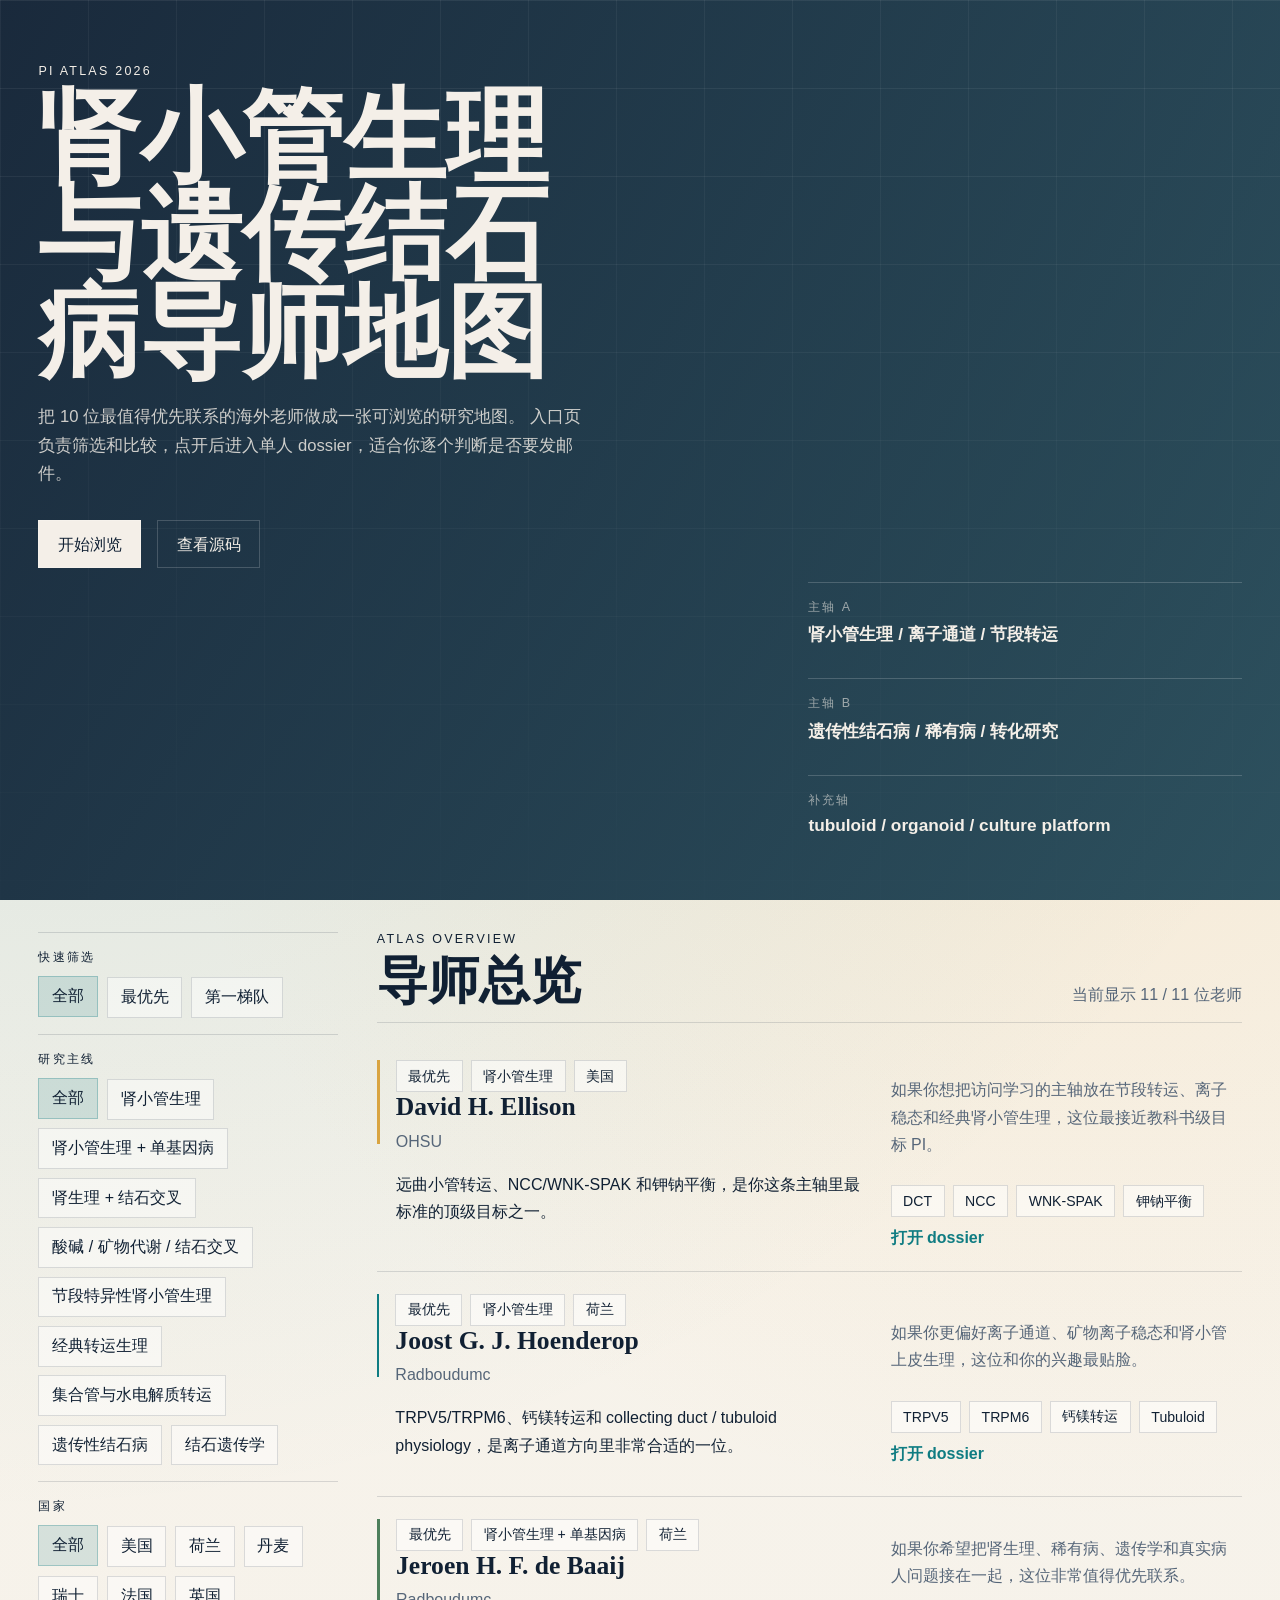
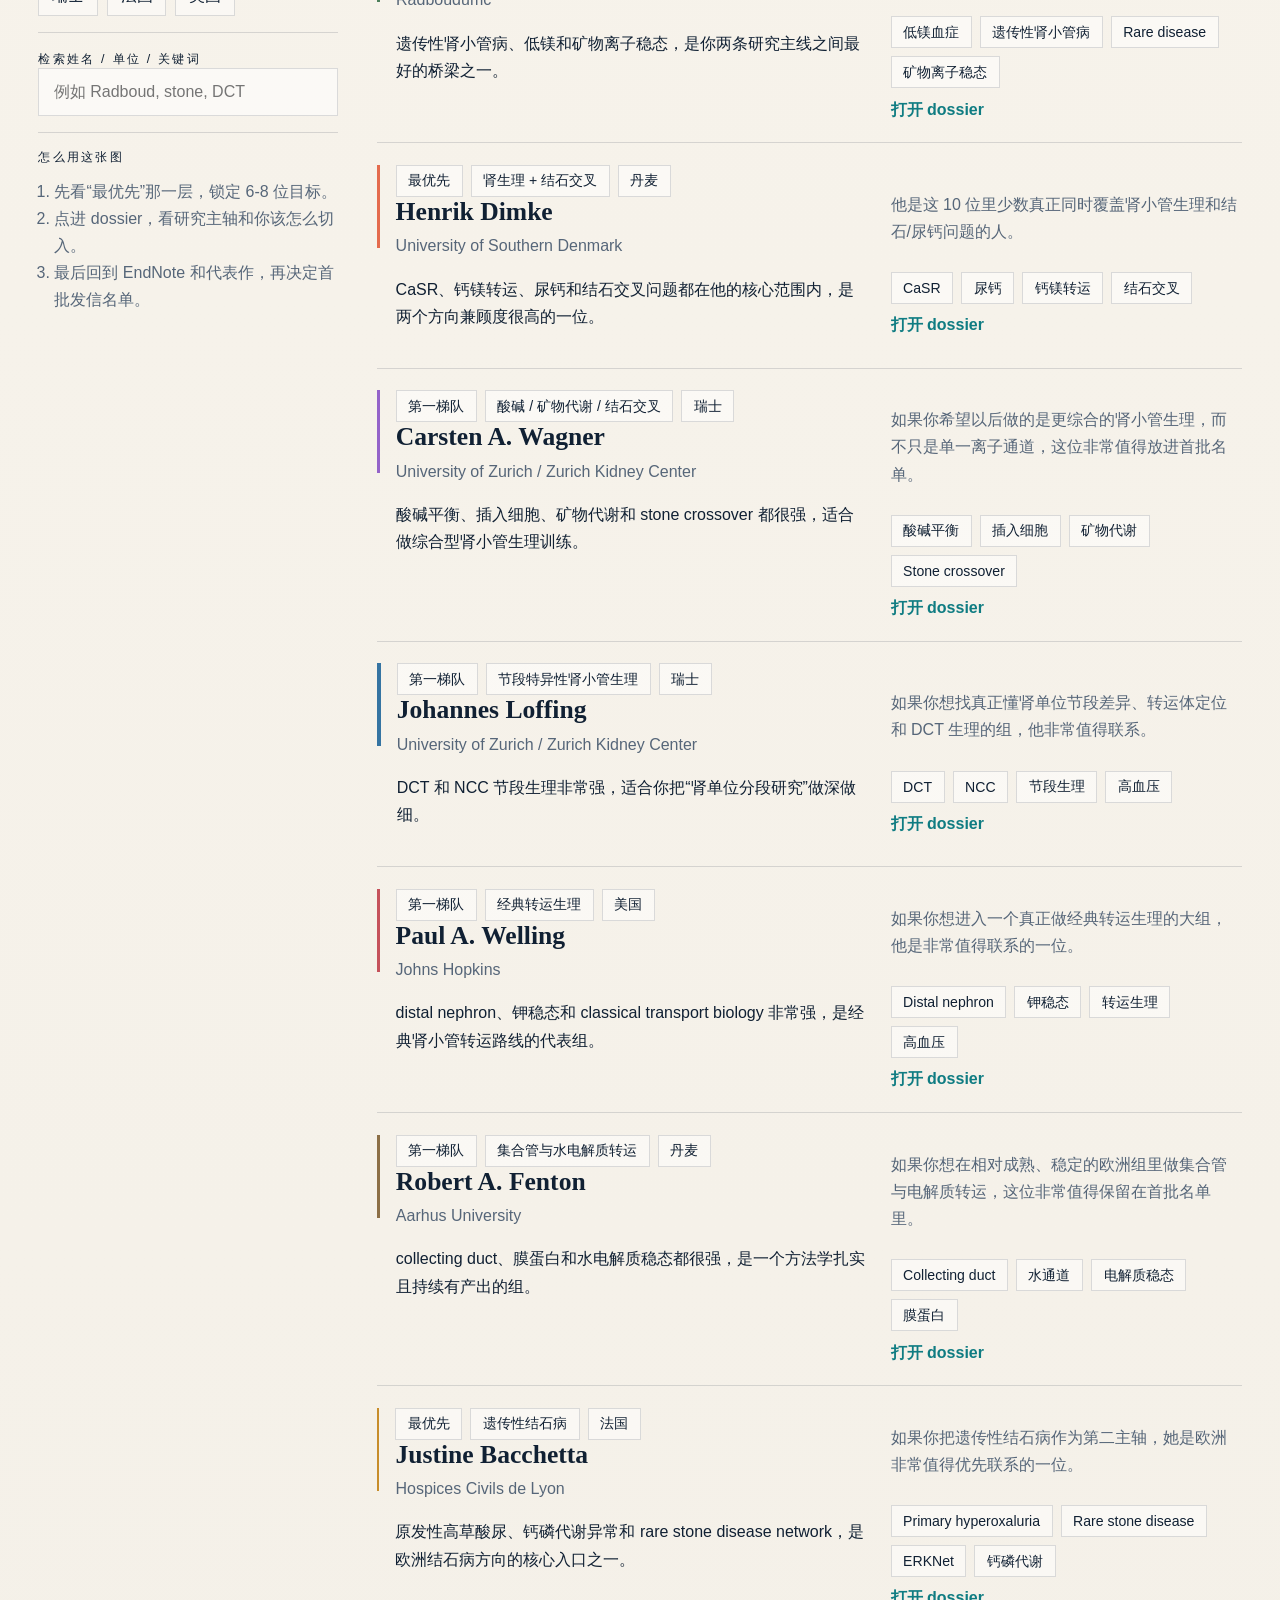
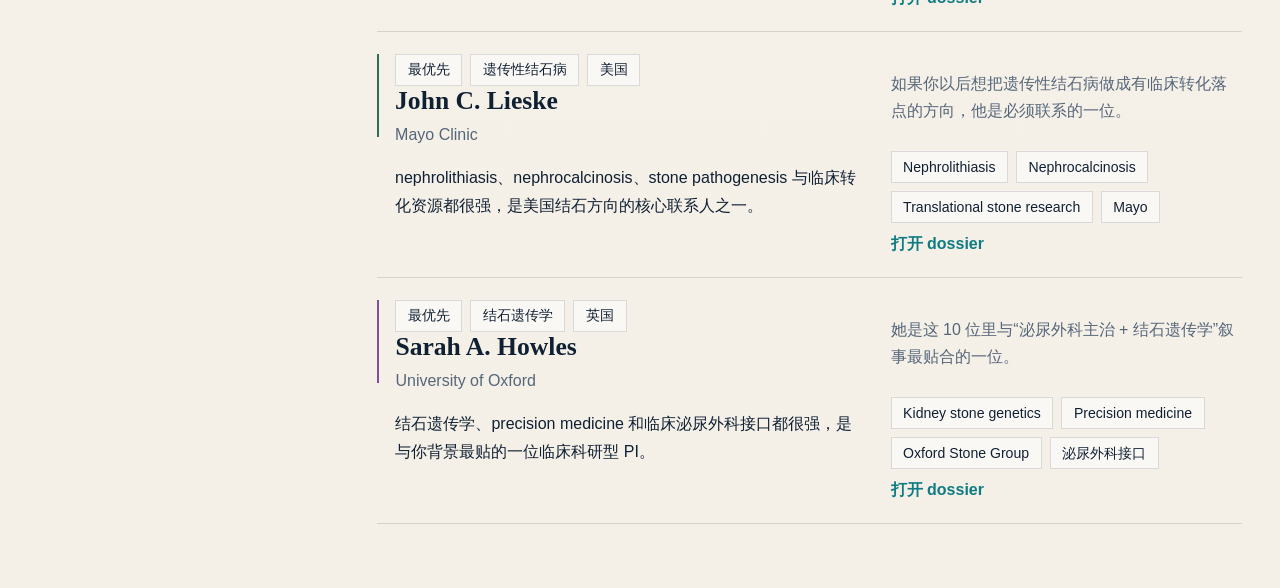
<file: index.html>
<!doctype html>
<html lang="zh-CN">
<head>
  <meta charset="utf-8">
  <meta name="viewport" content="width=device-width, initial-scale=1">
  <title>PI Atlas 2026</title>
  <meta name="description" content="面向肾小管生理与遗传性结石病方向的海外 PI 浏览站。">
  <link rel="stylesheet" href="styles.css">
</head>
<body class="atlas-page">
  <div class="page-shell">
    <header class="hero">
      <div class="hero-grid"></div>
      <div class="hero-copy">
        <p class="eyebrow">PI Atlas 2026</p>
        <h1>肾小管生理与遗传结石病导师地图</h1>
        <p class="hero-text">
          把 10 位最值得优先联系的海外老师做成一张可浏览的研究地图。
          入口页负责筛选和比较，点开后进入单人 dossier，适合你逐个判断是否要发邮件。
        </p>
        <div class="hero-actions">
          <a class="button button-primary" href="#atlas-list">开始浏览</a>
          <a class="button button-secondary" href="https://github.com/hi-fei-cool/zhaogaga">查看源码</a>
        </div>
      </div>
      <div class="hero-side">
        <div class="hero-note">
          <span>主轴 A</span>
          <strong>肾小管生理 / 离子通道 / 节段转运</strong>
        </div>
        <div class="hero-note">
          <span>主轴 B</span>
          <strong>遗传性结石病 / 稀有病 / 转化研究</strong>
        </div>
        <div class="hero-note">
          <span>补充轴</span>
          <strong>tubuloid / organoid / culture platform</strong>
        </div>
      </div>
    </header>

    <main class="atlas-main" id="atlas-list">
      <aside class="atlas-sidebar">
        <div class="sidebar-block">
          <p class="sidebar-label">快速筛选</p>
          <div class="filter-group" id="priority-filters"></div>
        </div>
        <div class="sidebar-block">
          <p class="sidebar-label">研究主线</p>
          <div class="filter-group" id="track-filters"></div>
        </div>
        <div class="sidebar-block">
          <p class="sidebar-label">国家</p>
          <div class="filter-group" id="country-filters"></div>
        </div>
        <div class="sidebar-block">
          <label class="sidebar-label" for="search-box">检索姓名 / 单位 / 关键词</label>
          <input id="search-box" class="search-box" type="search" placeholder="例如 Radboud, stone, DCT">
        </div>
        <div class="sidebar-block sidebar-guide">
          <p class="sidebar-label">怎么用这张图</p>
          <ol>
            <li>先看“最优先”那一层，锁定 6-8 位目标。</li>
            <li>点进 dossier，看研究主轴和你该怎么切入。</li>
            <li>最后回到 EndNote 和代表作，再决定首批发信名单。</li>
          </ol>
        </div>
      </aside>

      <section class="atlas-content">
        <div class="content-header">
          <div>
            <p class="eyebrow">Atlas Overview</p>
            <h2>导师总览</h2>
          </div>
          <p class="result-count" id="result-count">正在载入…</p>
        </div>
        <div class="atlas-rows" id="atlas-rows"></div>
      </section>
    </main>
  </div>

  <script src="data.js"></script>
  <script src="app.js"></script>
</body>
</html>
</file>
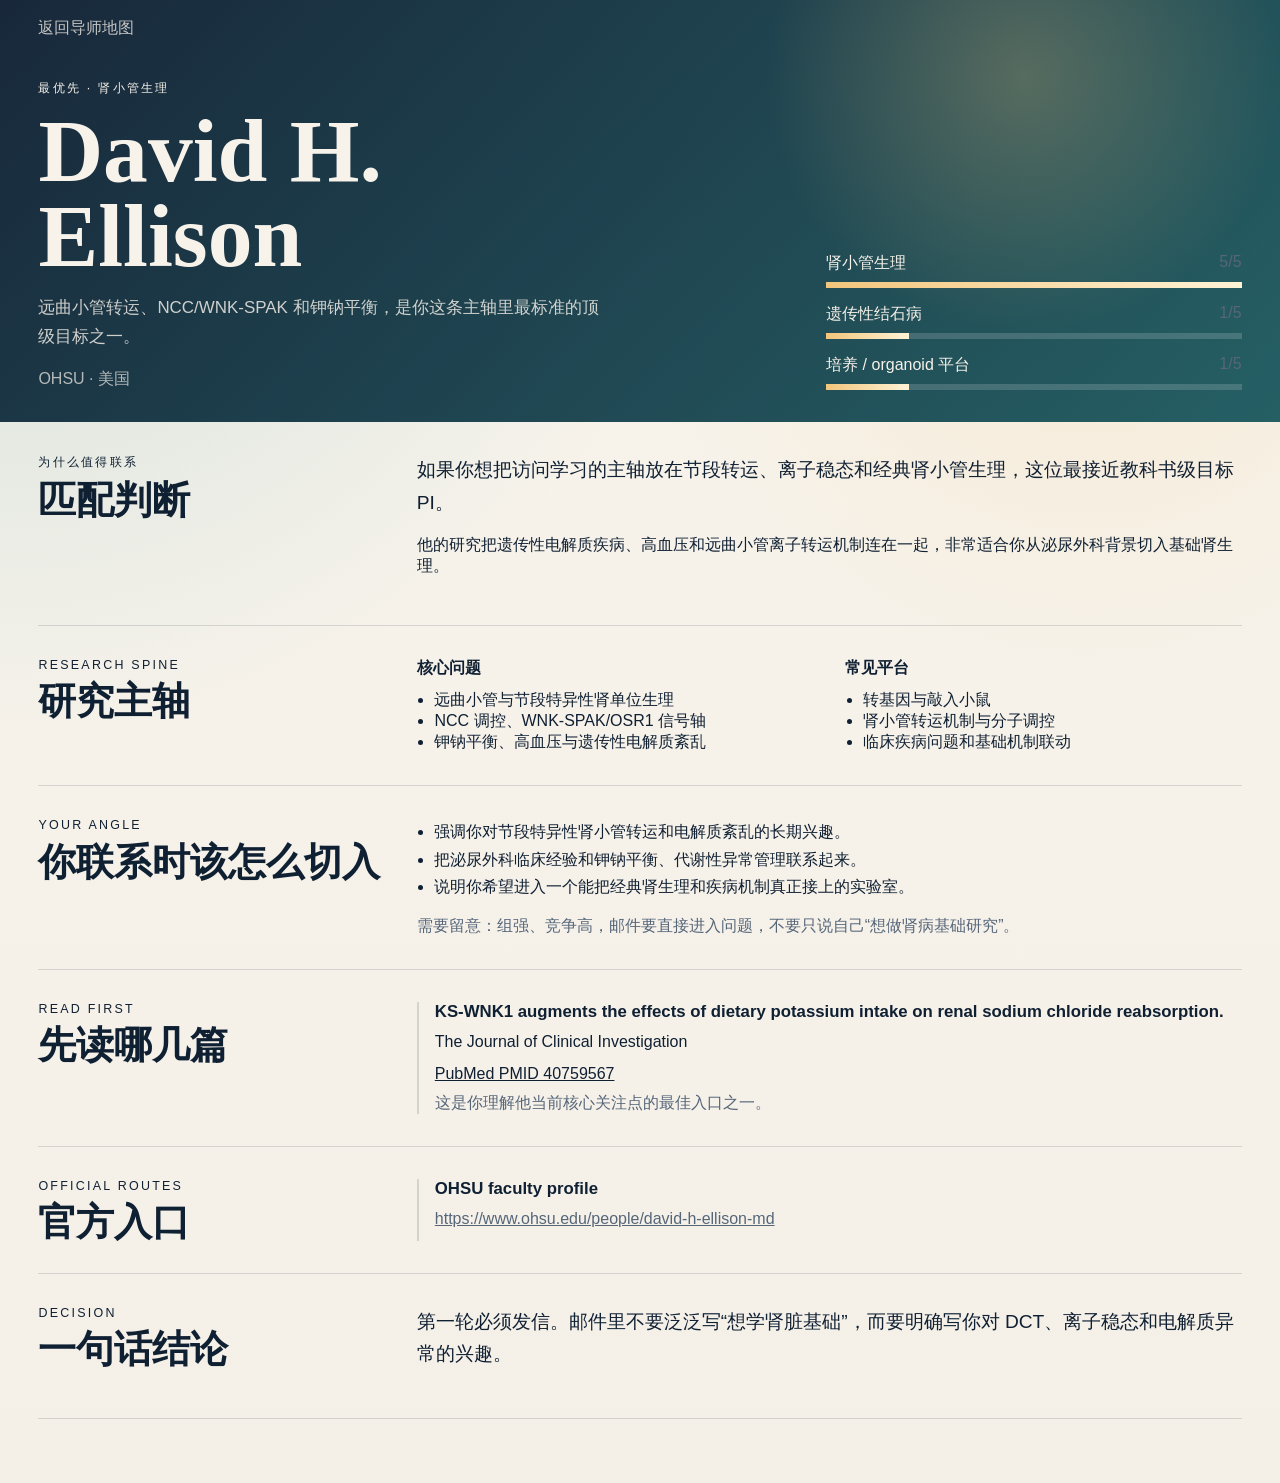
<file: profile.html>
<!doctype html>
<html lang="zh-CN">
<head>
  <meta charset="utf-8">
  <meta name="viewport" content="width=device-width, initial-scale=1">
  <title>PI Dossier</title>
  <meta name="description" content="海外 PI 详细介绍页。">
  <link rel="stylesheet" href="styles.css">
</head>
<body class="profile-page">
  <div class="profile-shell" id="profile-shell">
    <header class="profile-hero" id="profile-hero">
      <a class="back-link" href="index.html">返回导师地图</a>
      <div class="profile-hero-copy">
        <p class="eyebrow" id="profile-track"></p>
        <h1 id="profile-name">PI dossier</h1>
        <p class="profile-headline" id="profile-headline"></p>
        <div class="meta-line" id="profile-meta"></div>
      </div>
      <div class="fit-panel" id="fit-panel"></div>
    </header>

    <main class="profile-main">
      <section class="profile-section two-column">
        <div>
          <p class="section-kicker">为什么值得联系</p>
          <h2>匹配判断</h2>
        </div>
        <div>
          <p class="lead" id="profile-fit-summary"></p>
          <p id="profile-fit-detail"></p>
        </div>
      </section>

      <section class="profile-section two-column">
        <div>
          <p class="section-kicker">Research Spine</p>
          <h2>研究主轴</h2>
        </div>
        <div class="bullet-columns">
          <div>
            <h3>核心问题</h3>
            <ul id="focus-list"></ul>
          </div>
          <div>
            <h3>常见平台</h3>
            <ul id="methods-list"></ul>
          </div>
        </div>
      </section>

      <section class="profile-section two-column">
        <div>
          <p class="section-kicker">Your Angle</p>
          <h2>你联系时该怎么切入</h2>
        </div>
        <div>
          <ul class="angle-list" id="angle-list"></ul>
          <p class="caution" id="profile-caution"></p>
        </div>
      </section>

      <section class="profile-section two-column">
        <div>
          <p class="section-kicker">Read First</p>
          <h2>先读哪几篇</h2>
        </div>
        <div class="paper-list" id="paper-list"></div>
      </section>

      <section class="profile-section two-column">
        <div>
          <p class="section-kicker">Official Routes</p>
          <h2>官方入口</h2>
        </div>
        <div class="links-list" id="links-list"></div>
      </section>

      <section class="profile-section two-column">
        <div>
          <p class="section-kicker">Decision</p>
          <h2>一句话结论</h2>
        </div>
        <div>
          <p class="lead" id="profile-decision"></p>
        </div>
      </section>
    </main>
  </div>

  <script src="data.js"></script>
  <script src="profile.js"></script>
</body>
</html>
</file>
<file: styles.css>
:root {
  --bg: #f4f0e8;
  --bg-deep: #122235;
  --ink: #102033;
  --muted: #566679;
  --line: rgba(16, 32, 51, 0.14);
  --soft: rgba(255, 255, 255, 0.72);
  --warm: #f2c57c;
  --accent: #0f7c82;
  --accent-soft: rgba(15, 124, 130, 0.14);
  --serif: "Iowan Old Style", "Palatino Linotype", "Book Antiqua", Georgia, serif;
  --sans: "Avenir Next", "Segoe UI", "PingFang SC", "Noto Sans SC", sans-serif;
}

* {
  box-sizing: border-box;
}

html {
  scroll-behavior: smooth;
}

body {
  margin: 0;
  font-family: var(--sans);
  color: var(--ink);
  background:
    radial-gradient(circle at top left, rgba(15, 124, 130, 0.18), transparent 38%),
    radial-gradient(circle at 85% 15%, rgba(242, 197, 124, 0.22), transparent 28%),
    linear-gradient(180deg, #f8f4ec 0%, var(--bg) 100%);
}

a {
  color: inherit;
}

.atlas-page .page-shell,
.profile-page .profile-shell {
  min-height: 100vh;
}

.hero,
.profile-hero {
  position: relative;
  overflow: hidden;
}

.hero {
  display: grid;
  grid-template-columns: minmax(0, 1.5fr) minmax(300px, 0.9fr);
  gap: 3rem;
  min-height: 100svh;
  padding: 4rem clamp(1.25rem, 3vw, 3rem) 3rem;
  background:
    linear-gradient(120deg, rgba(18, 34, 53, 0.96), rgba(17, 59, 77, 0.88)),
    linear-gradient(180deg, rgba(255, 255, 255, 0.05), rgba(255, 255, 255, 0));
  color: #f4efe8;
}

.hero-grid {
  position: absolute;
  inset: 0;
  background:
    linear-gradient(rgba(255, 255, 255, 0.08) 1px, transparent 1px),
    linear-gradient(90deg, rgba(255, 255, 255, 0.06) 1px, transparent 1px);
  background-size: 88px 88px;
  mask-image: linear-gradient(180deg, rgba(0, 0, 0, 0.9), rgba(0, 0, 0, 0.1));
  pointer-events: none;
}

.hero-copy,
.hero-side,
.profile-hero-copy,
.fit-panel {
  position: relative;
  z-index: 1;
}

.eyebrow,
.section-kicker,
.sidebar-label {
  margin: 0 0 0.7rem;
  font-size: 0.78rem;
  letter-spacing: 0.18em;
  text-transform: uppercase;
}

.hero h1,
.profile-hero h1,
.content-header h2,
.profile-section h2 {
  margin: 0;
  font-family: var(--serif);
  line-height: 0.95;
  font-weight: 600;
}

.hero h1 {
  max-width: 10ch;
  font-size: clamp(3.3rem, 8vw, 6.8rem);
}

.hero-text,
.profile-headline,
.lead,
.button,
.atlas-row p,
.paper-item p,
.links-list p,
.angle-list li,
.sidebar-guide li {
  line-height: 1.7;
}

.hero-text {
  max-width: 34rem;
  margin: 1.4rem 0 0;
  color: rgba(244, 239, 232, 0.82);
  font-size: 1.04rem;
}

.hero-actions {
  display: flex;
  flex-wrap: wrap;
  gap: 1rem;
  margin-top: 2rem;
}

.button {
  display: inline-flex;
  align-items: center;
  justify-content: center;
  min-height: 3rem;
  padding: 0 1.15rem;
  text-decoration: none;
  border: 1px solid rgba(255, 255, 255, 0.18);
  transition: transform 180ms ease, border-color 180ms ease, background 180ms ease;
}

.button:hover {
  transform: translateY(-2px);
}

.button-primary {
  background: #f4efe8;
  color: var(--bg-deep);
}

.button-secondary {
  background: transparent;
  color: #f4efe8;
}

.hero-side {
  display: grid;
  align-content: end;
  gap: 1rem;
}

.hero-note {
  padding: 1rem 0;
  border-top: 1px solid rgba(255, 255, 255, 0.18);
}

.hero-note span {
  display: block;
  margin-bottom: 0.4rem;
  color: rgba(244, 239, 232, 0.58);
  font-size: 0.78rem;
  letter-spacing: 0.16em;
  text-transform: uppercase;
}

.hero-note strong {
  font-size: 1.08rem;
  font-weight: 600;
}

.atlas-main {
  display: grid;
  grid-template-columns: minmax(240px, 300px) minmax(0, 1fr);
  gap: clamp(1.25rem, 3vw, 3rem);
  padding: 2rem clamp(1.25rem, 3vw, 3rem) 4rem;
}

.atlas-sidebar {
  position: sticky;
  top: 1.25rem;
  align-self: start;
  padding-bottom: 2rem;
}

.sidebar-block {
  padding: 1rem 0;
  border-top: 1px solid var(--line);
}

.filter-group {
  display: flex;
  flex-wrap: wrap;
  gap: 0.55rem;
}

.filter-chip {
  appearance: none;
  border: 1px solid var(--line);
  background: rgba(255, 255, 255, 0.46);
  padding: 0.55rem 0.8rem;
  font: inherit;
  color: var(--ink);
  cursor: pointer;
  transition: background 180ms ease, transform 180ms ease, border-color 180ms ease;
}

.filter-chip:hover,
.filter-chip.active {
  background: var(--accent-soft);
  border-color: rgba(15, 124, 130, 0.28);
  transform: translateY(-1px);
}

.search-box {
  width: 100%;
  min-height: 3rem;
  padding: 0.75rem 0.9rem;
  border: 1px solid var(--line);
  background: rgba(255, 255, 255, 0.55);
  font: inherit;
}

.sidebar-guide ol {
  margin: 0;
  padding-left: 1rem;
  color: var(--muted);
}

.content-header {
  display: flex;
  justify-content: space-between;
  align-items: end;
  gap: 1rem;
  padding-bottom: 1rem;
  border-bottom: 1px solid var(--line);
}

.content-header h2 {
  font-size: clamp(2.1rem, 4vw, 3.4rem);
}

.result-count {
  margin: 0;
  color: var(--muted);
}

.atlas-rows {
  margin-top: 1rem;
}

.atlas-row {
  display: grid;
  grid-template-columns: minmax(0, 1.4fr) minmax(0, 1fr);
  gap: 1.4rem;
  padding: 1.35rem 0;
  border-bottom: 1px solid var(--line);
  text-decoration: none;
  opacity: 0;
  transform: translateY(18px);
  transition: opacity 500ms ease, transform 500ms ease;
}

.atlas-row.is-visible {
  opacity: 1;
  transform: translateY(0);
}

.atlas-row:hover .row-arrow {
  transform: translateX(4px);
}

.row-head {
  display: flex;
  align-items: start;
  gap: 1rem;
}

.accent-bar {
  width: 4px;
  min-height: 5.2rem;
  background: var(--row-accent, var(--accent));
}

.row-main h3 {
  margin: 0;
  font-family: var(--serif);
  font-size: 1.6rem;
}

.row-meta,
.tagline,
.profile-meta,
.links-list p,
.paper-item span,
.fit-caption {
  color: var(--muted);
}

.row-meta {
  margin: 0.35rem 0 0;
}

.row-summary {
  display: grid;
  align-content: center;
  justify-items: start;
  gap: 0.7rem;
}

.pill-row {
  display: flex;
  flex-wrap: wrap;
  gap: 0.5rem;
}

.pill {
  display: inline-flex;
  align-items: center;
  min-height: 2rem;
  padding: 0 0.72rem;
  border: 1px solid var(--line);
  background: rgba(255, 255, 255, 0.5);
  font-size: 0.88rem;
}

.row-arrow {
  color: var(--accent);
  font-weight: 600;
  transition: transform 180ms ease;
}

.profile-hero {
  display: grid;
  grid-template-columns: minmax(0, 1.35fr) minmax(280px, 0.75fr);
  gap: 2.5rem;
  padding: 2rem clamp(1.25rem, 3vw, 3rem) 2rem;
  background:
    radial-gradient(circle at 80% 18%, rgba(242, 197, 124, 0.26), transparent 24%),
    linear-gradient(135deg, rgba(18, 34, 53, 0.97), rgba(14, 80, 87, 0.9));
  color: #f7f2ea;
}

.back-link {
  position: absolute;
  top: 1.1rem;
  left: clamp(1.25rem, 3vw, 3rem);
  color: rgba(247, 242, 234, 0.76);
  text-decoration: none;
}

.profile-hero-copy {
  padding-top: 3rem;
}

.profile-hero h1 {
  font-size: clamp(3rem, 7vw, 5.6rem);
  max-width: 11ch;
}

.profile-headline {
  max-width: 36rem;
  margin-top: 1rem;
  font-size: 1.06rem;
  color: rgba(247, 242, 234, 0.82);
}

.meta-line {
  margin-top: 1rem;
  color: rgba(247, 242, 234, 0.7);
}

.fit-panel {
  align-self: end;
  padding: 1.3rem 0 0;
}

.fit-metric + .fit-metric {
  margin-top: 1rem;
}

.fit-label-line {
  display: flex;
  justify-content: space-between;
  gap: 1rem;
  margin-bottom: 0.5rem;
}

.fit-bar {
  height: 6px;
  background: rgba(255, 255, 255, 0.16);
  overflow: hidden;
}

.fit-fill {
  height: 100%;
  background: linear-gradient(90deg, var(--warm), #fff3d6);
}

.profile-main {
  padding: 0 clamp(1.25rem, 3vw, 3rem) 4rem;
}

.profile-section {
  padding: 2rem 0;
  border-bottom: 1px solid var(--line);
}

.two-column {
  display: grid;
  grid-template-columns: minmax(200px, 0.42fr) minmax(0, 1fr);
  gap: 2rem;
}

.profile-section h2 {
  font-size: clamp(1.8rem, 3vw, 2.5rem);
}

.lead {
  margin: 0 0 0.9rem;
  font-size: 1.2rem;
}

.bullet-columns {
  display: grid;
  grid-template-columns: repeat(2, minmax(0, 1fr));
  gap: 1rem 2rem;
}

.bullet-columns h3 {
  margin: 0 0 0.7rem;
  font-size: 1rem;
}

.bullet-columns ul,
.angle-list {
  margin: 0;
  padding-left: 1.1rem;
}

.paper-list {
  display: grid;
  gap: 1.1rem;
}

.paper-item,
.link-item {
  padding-left: 1rem;
  border-left: 2px solid var(--line);
}

.paper-item h3,
.link-item h3 {
  margin: 0 0 0.35rem;
  font-size: 1.05rem;
}

.paper-item p,
.link-item p {
  margin: 0 0 0.35rem;
}

.paper-item a,
.link-item a,
.back-link:hover {
  text-decoration: underline;
}

.caution {
  margin: 1rem 0 0;
  color: var(--muted);
}

.links-list {
  display: grid;
  gap: 1rem;
}

@media (max-width: 960px) {
  .hero,
  .profile-hero,
  .atlas-main,
  .atlas-row,
  .two-column,
  .bullet-columns {
    grid-template-columns: 1fr;
  }

  .hero {
    min-height: auto;
    padding-top: 5rem;
  }

  .atlas-sidebar {
    position: static;
  }

  .profile-hero-copy {
    padding-top: 4rem;
  }
}

@media (prefers-reduced-motion: reduce) {
  html {
    scroll-behavior: auto;
  }

  *,
  *::before,
  *::after {
    animation: none !important;
    transition: none !important;
  }

  .atlas-row {
    opacity: 1;
    transform: none;
  }
}
</file>
